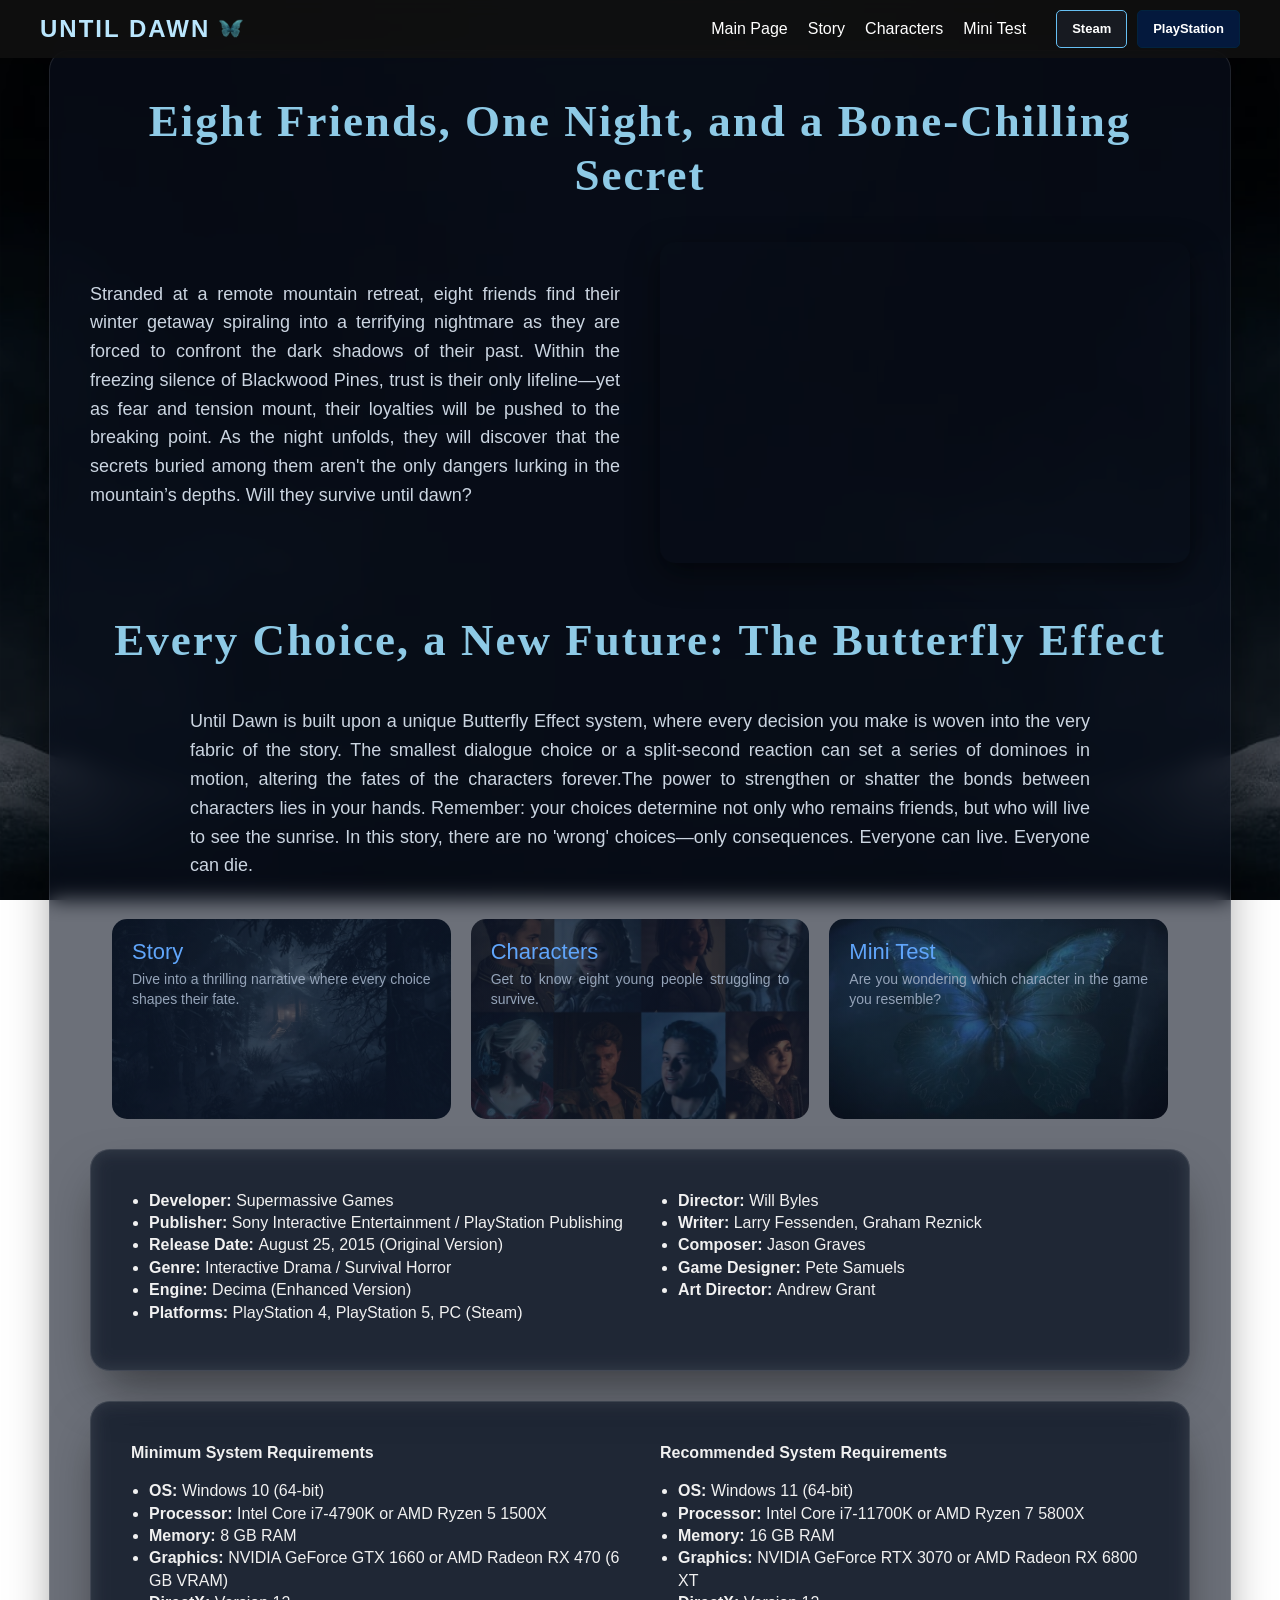
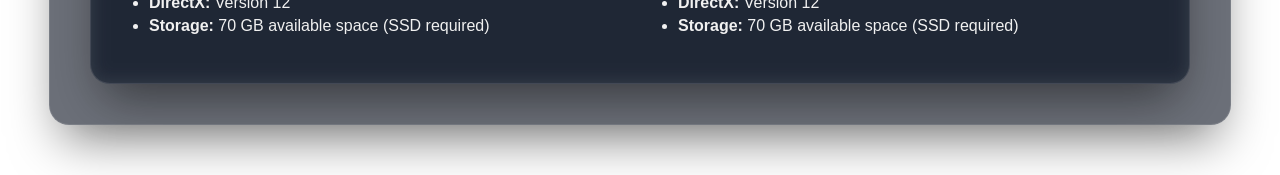
<file: index.html>
<!DOCTYPE html>
<html>
<head>
    <meta charset="UTF-8">
    <meta name="description" content="Explore the dark world of Blackwood Pines: A comprehensive guide to characters, lore, and an interactive personality quiz to discover which protagonist matches your choices.">
    <meta name="keywords" content="Until Dawn, horror game, character analysis, personality quiz, interactive story, fan project, web development">
    <meta name="viewport" content="width=device-width, initial-scale=1.0">
    <link href="https://cdn.jsdelivr.net/npm/bootstrap@5.3.3/dist/css/bootstrap.min.css" rel="stylesheet">
    <link rel="stylesheet" type="text/css" href="proje.css?v=5">
    <title>Until Dawn🦋</title>
</head>
<body>
     <header class="navbar" id="main-nav">
        <div class="logo">UNTIL DAWN <img src="images/butterfly.png" alt="Butterfly" class="butterfly-icon"></div>
        <div class="nav-container">
            <nav>
                <ul>
                    <li><a href="index.html">Main Page</a></li>
                    <li><a href="story.html">Story</a></li>
                    <li><a href="characters.html">Characters</a></li>
                    <li><a href="minitest.html">Mini Test</a></li>
                </ul>
            </nav>
            
            <div class="store-buttons">
                <a href="https://store.steampowered.com/app/2172010/Until_Dawn/" target="_blank" class="btn steam">Steam</a>
                <a href="https://www.playstation.com/en-tr/games/until-dawn/" target="_blank" class="btn ps">PlayStation</a>
            </div>
        </div>
    </header>

    <div class="overlay"></div> 
    <div class="anabolum">
        <header class="ust-kisim">
            <h1 class="baslik">Eight Friends, One Night, and a Bone-Chilling Secret</h1>
            <div class="icerik">
                <div class="yazi">
                    <p>Stranded at a remote mountain retreat, eight friends find their winter getaway spiraling into a terrifying nightmare as they are forced to confront the dark shadows of their past. Within the freezing silence of Blackwood Pines, trust is their only lifeline—yet as fear and tension mount, their loyalties will be pushed to the breaking point. As the night unfolds, they will discover that the secrets buried among them aren't the only dangers lurking in the mountain’s depths. Will they survive until dawn?</p>
                </div>
                <div class="video" style="position: relative; z-index: 9999;">
              <iframe width="560" height="315" src="https://www.youtube.com/embed/NdWelbl9B9w?si=RK4Y2xoYTSqn9vkt" title="YouTube video player" frameborder="0" allow="accelerometer; autoplay; clipboard-write; encrypted-media; gyroscope; picture-in-picture; web-share" referrerpolicy="strict-origin-when-cross-origin" allowfullscreen></iframe>
               
                </div>
            </div>
        </header>

        <header>
            <h1 class="baslik">Every Choice, a New Future: The Butterfly Effect</h1>
            <div class="hikaye">
                <p>Until Dawn is built upon a unique Butterfly Effect system, where every decision you make is woven into the very fabric of the story. The smallest dialogue choice or a split-second reaction can set a series of dominoes in motion, altering the fates of the characters forever.The power to strengthen or shatter the bonds between characters lies in your hands. Remember: your choices determine not only who remains friends, but who will live to see the sunrise. In this story, there are no 'wrong' choices—only consequences. Everyone can live. Everyone can die.</p>
            </div>
        </header>
<br>

        <div class="container kart-konteynir">
  <div class="row g-3">
    
    <div class="col-12 col-md-4">
      <a href="story.html" class="kart kart-hikaye d-block">
        <div class="kart-icerik">
          <h3>Story</h3>
          <p>Dive into a thrilling narrative where every choice shapes their fate.</p>
        </div>
      </a>
    </div>

    <div class="col-12 col-md-4">
      <a href="characters.html" class="kart kart-karakterler d-block">
        <div class="kart-icerik">
          <h3>Characters</h3>
          <p>Get to know eight young people struggling to survive.</p>
        </div>
      </a>
    </div>

    <div class="col-12 col-md-4">
      <a href="minitest.html" class="kart kart-mini-test d-block">
        <div class="kart-icerik">
          <h3>Mini Test</h3>
          <p>Are you wondering which character in the game you resemble?</p>
        </div>
      </a>
    </div>

  </div>
</div>
        <div class="container altanabolum">
            <div class="altanasolbolum">
            <header>
                <ul >
                   <li><b>Developer: </b>Supermassive Games</li> 
                   <li><b>Publisher: </b>Sony Interactive Entertainment / PlayStation Publishing</li>
                   <li><b>Release Date: </b>August 25, 2015 (Original Version)</li>
                   <li><b>Genre: </b>Interactive Drama / Survival Horror</li>
                   <li><b>Engine: </b>Decima (Enhanced Version)</li>
                   <li><b>Platforms: </b>PlayStation 4, PlayStation 5, PC (Steam)</li>
                </ul>
            </header>
            </div>
            <div class="altanasagbolum">
                <header>
                    <ul>
                        <li><b>Director: </b> Will Byles</li>
                        <li><b>Writer: </b>Larry Fessenden, Graham Reznick</li>
                        <li><b>Composer: </b>Jason Graves</li>
                        <li><b>Game Designer: </b>Pete Samuels</li>
                        <li><b>Art Director: </b>Andrew Grant</li>
                    </ul>
                </header>
            </div>
        </div>
        <div class="container altanabolum">
            <div class="altanasolbolum">
            <header>
                <p><strong>Minimum System Requirements</strong></p>
                <ul>
                    <li><b>OS: </b>Windows 10 (64-bit)</li>
                    <li><b>Processor: </b>Intel Core i7-4790K or AMD Ryzen 5 1500X</li>
                    <li><b>Memory: </b>8 GB RAM</li>
                    <li><b>Graphics: </b>NVIDIA GeForce GTX 1660 or AMD Radeon RX 470 (6 GB VRAM)</li>
                    <li><b>DirectX: </b>Version 12</li>
                    <li><b>Storage: </b>70 GB available space (SSD required)</li>
                </ul>
                </header>
                </div>
                 <div class="altanasagbolum">
                <header>
                    <p><strong>Recommended System Requirements</strong></p>
                    <ul>
                    <li><b>OS: </b>Windows 11 (64-bit)</li>
                    <li><b>Processor: </b>Intel Core i7-11700K or AMD Ryzen 7 5800X</li>
                    <li><b>Memory: </b>16 GB RAM</li>
                    <li><b>Graphics: </b>NVIDIA GeForce RTX 3070 or AMD Radeon RX 6800 XT</li>
                    <li><b>DirectX: </b>Version 12</li>
                    <li><b>Storage: </b>70 GB available space (SSD required)</li>
                </ul>
                </header>
                </div>
                </div>
    </div>
</body>
</html>
</file>
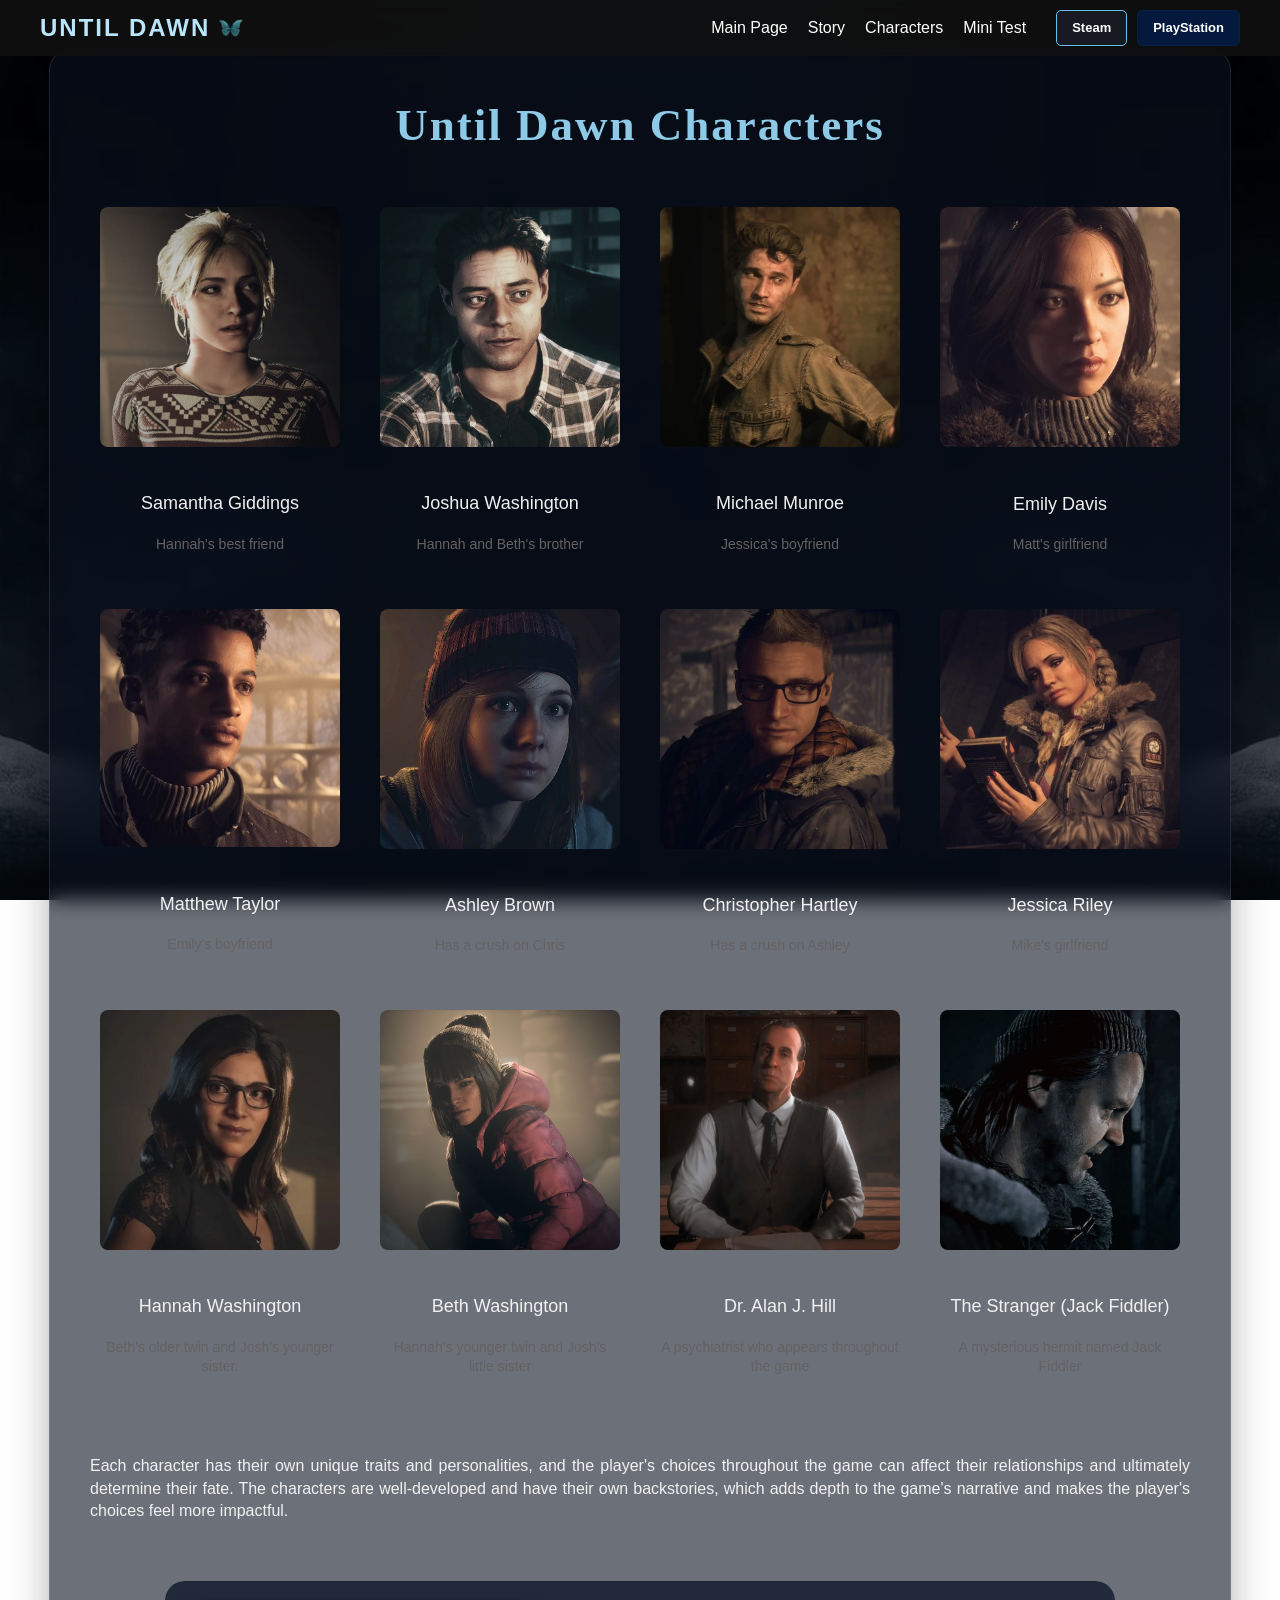
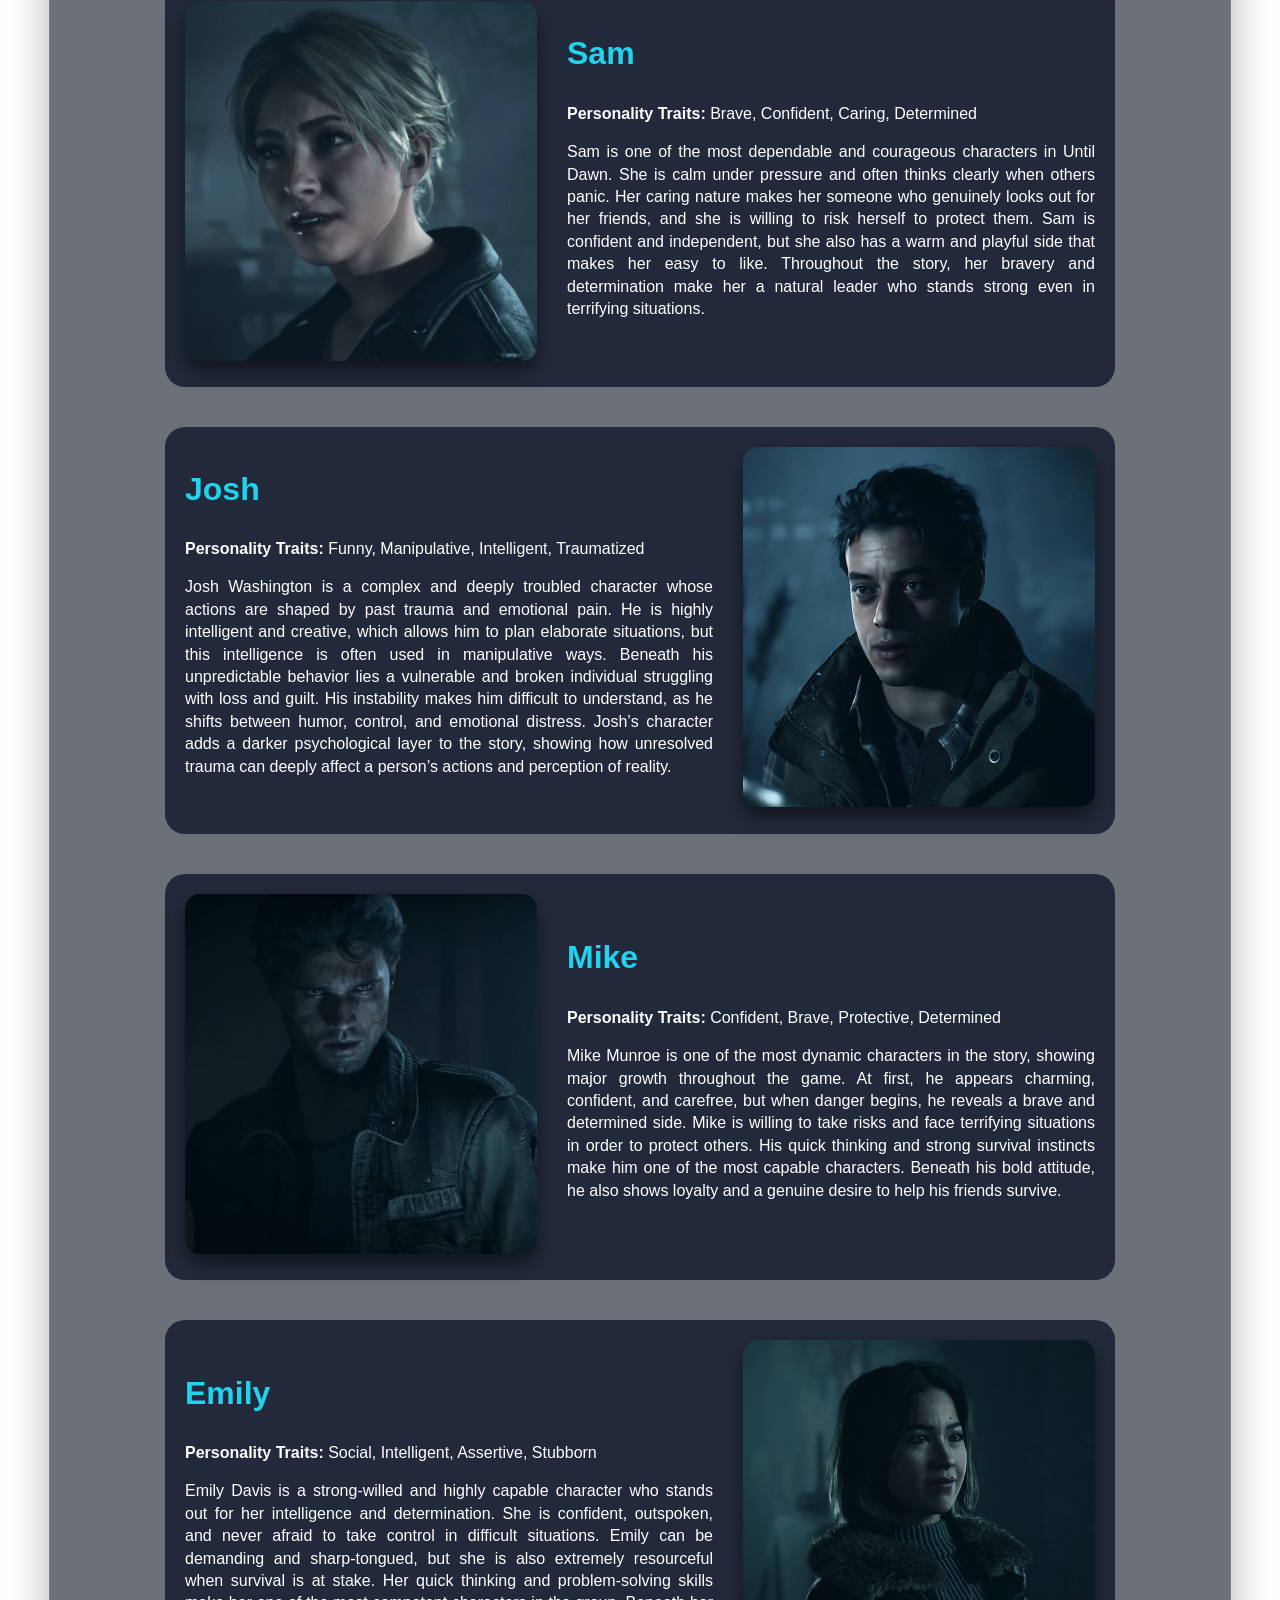
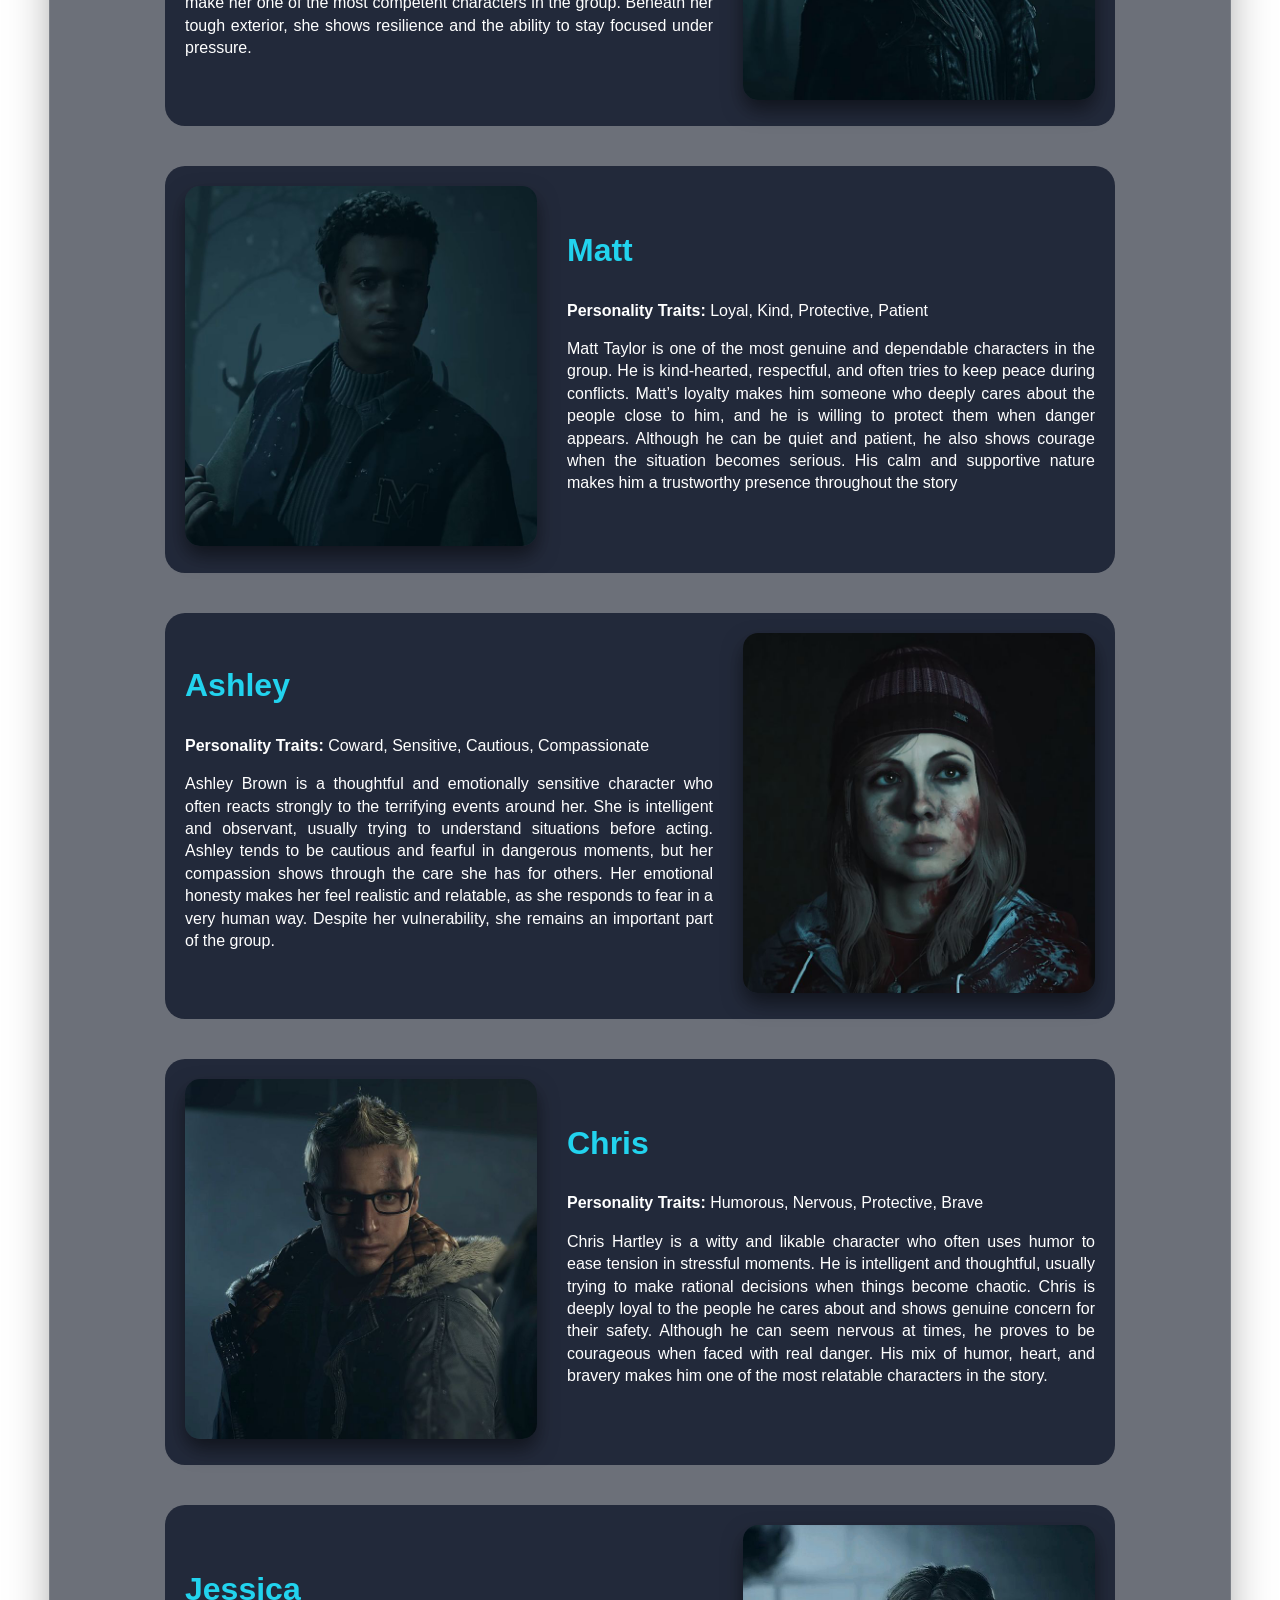
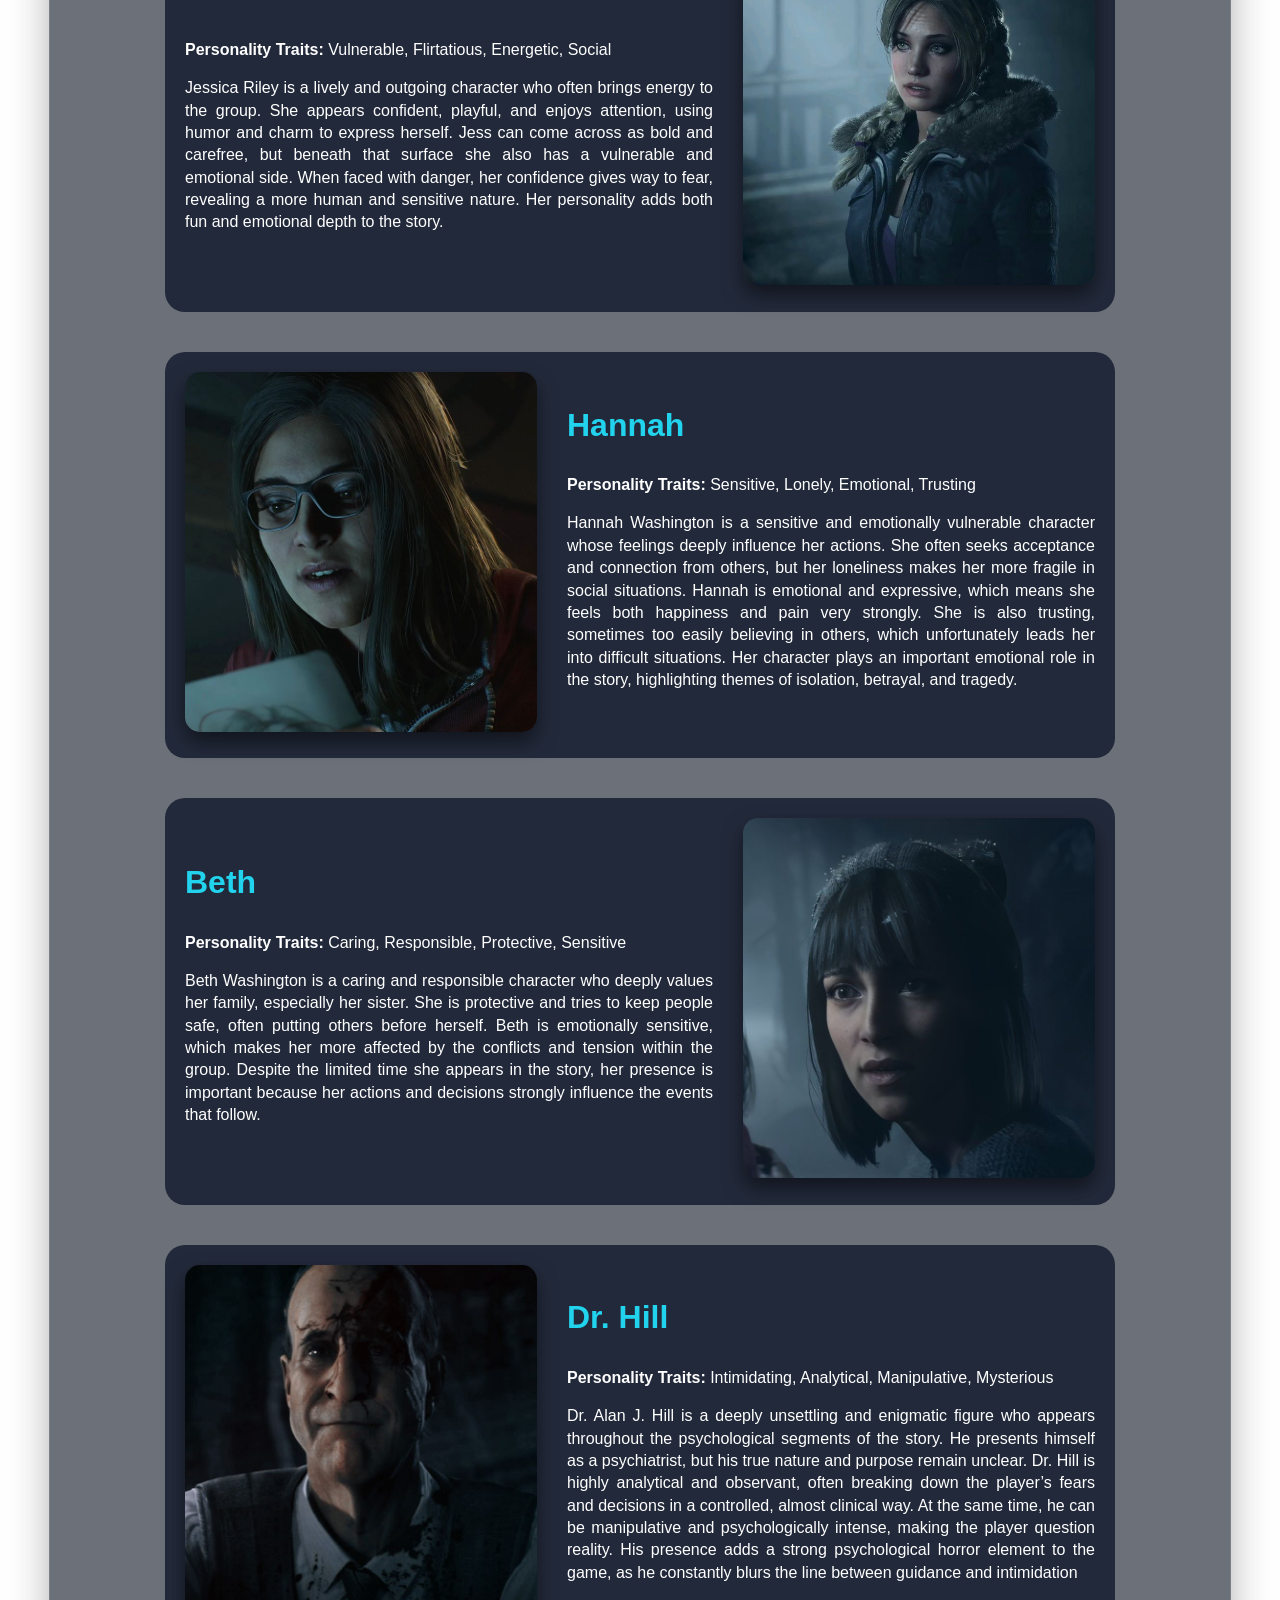
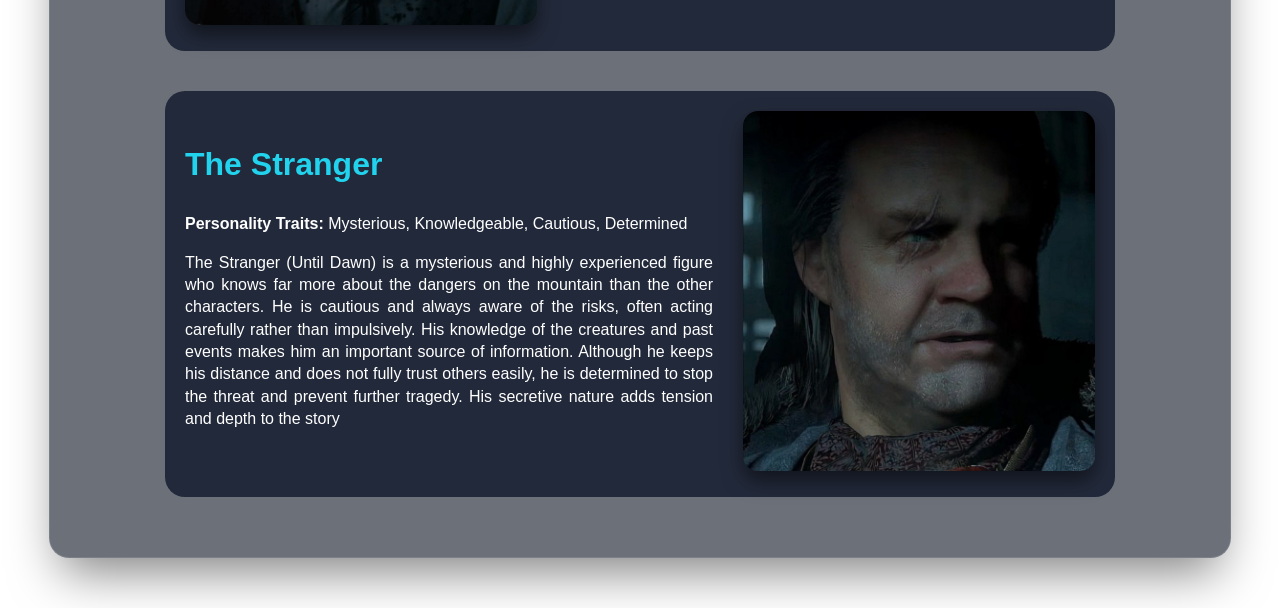
<file: characters.html>
<!DOCTYPE html>
<html>
    <head>
        <meta charset="UTF-8">
        <meta name="description" content="Explore the dark world of Blackwood Pines: A comprehensive guide to characters, lore, and an interactive personality quiz to discover which protagonist matches your choices.">
        <meta name="keywords" content="Until Dawn, horror game, character analysis, personality quiz, interactive story, fan project, web development">
        <meta name="viewport" content="width=device-width, initial-scale=1.0">
        <link rel="stylesheet" type="text/css" href="proje.css?v=5">
        <title>Until Dawn - Characters</title>
    </head>
    <body>
        <header class="navbar" id="main-nav">
        <div class="logo">UNTIL DAWN <img src="images/butterfly.png" alt="Butterfly" class="butterfly-icon"></div>
        <div class="nav-container">
            <nav>
                <ul>
                    <li><a href="index.html">Main Page</a></li>
                    <li><a href="story.html">Story</a></li>
                    <li><a href="characters.html">Characters</a></li>
                    <li><a href="minitest.html">Mini Test</a></li>
                </ul>
            </nav>
            
            <div class="store-buttons">
                <a href="https://store.steampowered.com/app/2172010/Until_Dawn/" target="_blank" class="btn steam">Steam</a>
                <a href="https://www.playstation.com/en-tr/games/until-dawn/" target="_blank" class="btn ps">PlayStation</a>
            </div>
        </div>
    </header>

        <div class="overlay"></div> 
        <div class="anabolum">
           <header>
                <h1 class="baslik">Until Dawn Characters</h1>
                <ul class="karakter-grid">
                    <li><a href="#sam">
                        <img src="images/sam.jpeg" alt="Sam" class="karakter-icon" width="150px">
                    </a><p style="font-size:18px; text-align: center;">Samantha Giddings</p><p style="font-size: 14px; color: #646262; text-align: center;">Hannah's best friend</p></li>
                    <li><a href="#josh">
                        <img src="images/josh.jpg" alt="Josh" class="karakter-icon" width="150px">
                    </a><p style="font-size:18px; text-align: center;">Joshua Washington</p><p style="font-size: 14px; color: #646262; text-align: center;">Hannah and Beth's brother</p></li>
                    <li><a href="#mike">
                        <img src="images/mike.jpeg" alt="Mike" class="karakter-icon" width="150px">
                    </a><p style="font-size:18px; text-align: center;">Michael Munroe</p><p style="font-size: 14px; color: #646262; text-align: center;">Jessica's boyfriend</p></li>
                    <li><a href="#emily">
                        <img src="images/emily.jpeg" alt="Emily" class="karakter-icon" width="150px">
                    </a><p style="font-size:18px; text-align: center;">Emily Davis</p><p style="font-size: 14px; color: #646262; text-align: center;">Matt's girlfriend</p></li>
                    <li><a href="#matt">
                        <img src="images/matt.jpeg" alt="Matt" class="karakter-icon" width="150px">
                    </a><p style="font-size:18px; text-align: center;">Matthew Taylor</p><p style="font-size: 14px; color: #646262; text-align: center;">Emily's boyfriend</p></li>
                    <li><a href="#ashley">
                        <img src="images/ashley.jpeg" alt="Ashley" class="karakter-icon" width="150px">
                    </a><p style="font-size:18px; text-align: center;">Ashley Brown</p><p style="font-size: 14px; color: #646262; text-align: center;">Has a crush on Chris</p></li>
                    <li><a href="#chris">
                        <img src="images/chris.jpeg" alt="Chris" class="karakter-icon" width="150px">
                    </a><p style="font-size:18px; text-align: center;">Christopher Hartley</p><p style="font-size: 14px; color: #646262; text-align: center;">Has a crush on Ashley</p></li>
                    <li><a href="#jessica">
                        <img src="images/jessica.jpeg" alt="Jessica" class="karakter-icon" width="150px">
                    </a><p style="font-size:18px; text-align: center;">Jessica Riley</p><p style="font-size: 14px; color: #646262; text-align: center;">Mike's girlfriend</p></li>
                    <li><a href="#hannah">
                        <img src="images/hannah.jpeg" alt="Hannah" class="karakter-icon" width="150px">
                    </a><p style="font-size:18px; text-align: center;">Hannah Washington</p><p style="font-size: 14px; color: #646262; text-align: center;">Beth's older twin and Josh’s younger sister.</p></li>
                    <li><a href="#betty">
                        <img src="images/betty.jpeg" alt="Betty" class="karakter-icon" width="150px">
                    </a><p style="font-size:18px; text-align: center;">Beth Washington</p><p style="font-size: 14px; color: #646262; text-align: center;">Hannah’s younger twin and Josh’s little sister</p></li>
                    <li><a href="#dr. hill">
                        <img src="images/Dr. Hill.jpeg" alt="Dr. Hill" class="karakter-icon" width="150px">
                    </a><p style="font-size:18px; text-align: center;">Dr. Alan J. Hill</p><p style="font-size: 14px; color: #646262; text-align: center;">A psychiatrist who appears throughout the game</p></li>
                    <li><a href="#stranger">
                        <img src="images/The Stranger.jpeg" alt="The Stranger" class="karakter-icon" width="150px">
                    </a><p style="font-size:18px; text-align: center;">The Stranger (Jack Fiddler)</p><p style="font-size: 14px; color: #646262; text-align: center;">A mysterious hermit named Jack Fiddler</p></li>
                </ul>

                <br>
                <p>Each character has their own unique traits and personalities, and the player's choices throughout the game can affect their relationships and ultimately determine their fate. The characters are well-developed and have their own backstories, which adds depth to the game's narrative and makes the player's choices feel more impactful.</p>
                <br>
            </header>

            <div class="karakter-listesi">
                <div class="karakter-karti" id="sam">
                    <div class="karakter-resim-alani">
                        <img src="images/samantha.jpg" alt="Sam">
                    </div>
                    <div class="karakter-bilgi-alani">
                        <h2>Sam</h2>
                        <p><strong>Personality Traits:</strong> Brave, Confident, Caring, Determined </p>
                        <p>Sam is one of the most dependable and courageous characters in Until Dawn. She is calm under pressure and often thinks clearly when others panic. Her caring nature makes her someone who genuinely looks out for her friends, and she is willing to risk herself to protect them. Sam is confident and independent, but she also has a warm and playful side that makes her easy to like. Throughout the story, her bravery and determination make her a natural leader who stands strong even in terrifying situations.</p>
                    </div>
                </div>

                <div class="karakter-karti" id="josh">
                    <div class="karakter-resim-alani">
                        <img src="images/josh washington.jpg" alt="Josh">
                    </div>
                    <div class="karakter-bilgi-alani">
                        <h2>Josh</h2>
                        <p><strong>Personality Traits:</strong> Funny, Manipulative, Intelligent, Traumatized</p>
                        <p>Josh Washington is a complex and deeply troubled character whose actions are shaped by past trauma and emotional pain. He is highly intelligent and creative, which allows him to plan elaborate situations, but this intelligence is often used in manipulative ways. Beneath his unpredictable behavior lies a vulnerable and broken individual struggling with loss and guilt. His instability makes him difficult to understand, as he shifts between humor, control, and emotional distress. Josh’s character adds a darker psychological layer to the story, showing how unresolved trauma can deeply affect a person’s actions and perception of reality.</p>
                    </div>
                </div>

                <div class="karakter-karti" id="mike">
                    <div class="karakter-resim-alani">
                        <img src="images/Mike Munroe.jpg" alt="Mike">
                    </div>
                    <div class="karakter-bilgi-alani">
                        <h2>Mike</h2>
                        <p><strong>Personality Traits:</strong> Confident, Brave, Protective, Determined</p>
                        <p>Mike Munroe is one of the most dynamic characters in the story, showing major growth throughout the game. At first, he appears charming, confident, and carefree, but when danger begins, he reveals a brave and determined side. Mike is willing to take risks and face terrifying situations in order to protect others. His quick thinking and strong survival instincts make him one of the most capable characters. Beneath his bold attitude, he also shows loyalty and a genuine desire to help his friends survive.</p>
                    </div>
                </div>

                <div class="karakter-karti" id="emily">
                    <div class="karakter-resim-alani">
                        <img src="images/emily davis.jpg" alt="Emily">
                    </div>
                    <div class="karakter-bilgi-alani">
                        <h2>Emily</h2>
                        <p><strong>Personality Traits:</strong> Social, Intelligent, Assertive, Stubborn</p>
                        <p> Emily Davis is a strong-willed and highly capable character who stands out for her intelligence and determination. She is confident, outspoken, and never afraid to take control in difficult situations. Emily can be demanding and sharp-tongued, but she is also extremely resourceful when survival is at stake. Her quick thinking and problem-solving skills make her one of the most competent characters in the group. Beneath her tough exterior, she shows resilience and the ability to stay focused under pressure.</p>
                    </div>
                </div>    

                <div class="karakter-karti" id="matt">
                    <div class="karakter-resim-alani">
                        <img src="images/matt taylor.jpg" alt="Matt">
                    </div>
                    <div class="karakter-bilgi-alani">
                        <h2>Matt</h2>
                        <p><strong>Personality Traits:</strong> Loyal, Kind, Protective, Patient</p>
                        <p>Matt Taylor is one of the most genuine and dependable characters in the group. He is kind-hearted, respectful, and often tries to keep peace during conflicts. Matt’s loyalty makes him someone who deeply cares about the people close to him, and he is willing to protect them when danger appears. Although he can be quiet and patient, he also shows courage when the situation becomes serious. His calm and supportive nature makes him a trustworthy presence throughout the story</p>
                    </div>
                </div>
                
                <div class="karakter-karti" id="ashley">
                    <div class="karakter-resim-alani">
                        <img src="images/Ashley brown.jpg" alt="Ashley">
                    </div>
                    <div class="karakter-bilgi-alani">
                        <h2>Ashley</h2>
                        <p><strong>Personality Traits:</strong> Coward, Sensitive, Cautious, Compassionate </p>
                        <p>Ashley Brown is a thoughtful and emotionally sensitive character who often reacts strongly to the terrifying events around her. She is intelligent and observant, usually trying to understand situations before acting. Ashley tends to be cautious and fearful in dangerous moments, but her compassion shows through the care she has for others. Her emotional honesty makes her feel realistic and relatable, as she responds to fear in a very human way. Despite her vulnerability, she remains an important part of the group.</p>
                    </div>
                </div>

                <div class="karakter-karti" id="chris">
                    <div class="karakter-resim-alani">
                        <img src="images/chris hartley.jpg" alt="Chris">
                    </div>
                    <div class="karakter-bilgi-alani">
                        <h2>Chris</h2>
                        <p><strong>Personality Traits:</strong> Humorous, Nervous, Protective, Brave </p>
                        <p> Chris Hartley is a witty and likable character who often uses humor to ease tension in stressful moments. He is intelligent and thoughtful, usually trying to make rational decisions when things become chaotic. Chris is deeply loyal to the people he cares about and shows genuine concern for their safety. Although he can seem nervous at times, he proves to be courageous when faced with real danger. His mix of humor, heart, and bravery makes him one of the most relatable characters in the story.</p>
                    </div>
                </div>
                
                <div class="karakter-karti" id="jessica">
                    <div class="karakter-resim-alani">
                        <img src="images/Jessica Riley.jpg" alt="Jessica">
                    </div>
                    <div class="karakter-bilgi-alani">
                        <h2>Jessica</h2>
                        <p><strong>Personality Traits:</strong> Vulnerable, Flirtatious, Energetic, Social</p>
                        <p>Jessica Riley is a lively and outgoing character who often brings energy to the group. She appears confident, playful, and enjoys attention, using humor and charm to express herself. Jess can come across as bold and carefree, but beneath that surface she also has a vulnerable and emotional side. When faced with danger, her confidence gives way to fear, revealing a more human and sensitive nature. Her personality adds both fun and emotional depth to the story.</p>
                    </div>
                </div>
                <div class="karakter-karti" id="hannah">
                    <div class="karakter-resim-alani">
                        <img src="images/hannah washington.jpg" alt="Hannah">
                    </div>
                    <div class="karakter-bilgi-alani">
                        <h2>Hannah</h2>
                        <p><strong>Personality Traits:</strong> Sensitive, Lonely, Emotional, Trusting</p>
                        <p>Hannah Washington is a sensitive and emotionally vulnerable character whose feelings deeply influence her actions. She often seeks acceptance and connection from others, but her loneliness makes her more fragile in social situations. Hannah is emotional and expressive, which means she feels both happiness and pain very strongly. She is also trusting, sometimes too easily believing in others, which unfortunately leads her into difficult situations. Her character plays an important emotional role in the story, highlighting themes of isolation, betrayal, and tragedy.</p>
                    </div>
                </div>
                <div class="karakter-karti" id="betty">
                    <div class="karakter-resim-alani">
                        <img src="images/Beth Washington.jpg" alt="Beth">
                    </div>
                    <div class="karakter-bilgi-alani">
                        <h2>Beth</h2>
                        <p><strong>Personality Traits:</strong> Caring, Responsible, Protective, Sensitive</p>
                        <p>Beth Washington is a caring and responsible character who deeply values her family, especially her sister. She is protective and tries to keep people safe, often putting others before herself. Beth is emotionally sensitive, which makes her more affected by the conflicts and tension within the group. Despite the limited time she appears in the story, her presence is important because her actions and decisions strongly influence the events that follow.</p>
                    </div>
                </div>
                <div class="karakter-karti" id="dr. hill">
                    <div class="karakter-resim-alani">
                        <img src="images/dr hill.jpg" alt="Dr. Hill">
                    </div>
                    <div class="karakter-bilgi-alani">
                        <h2>Dr. Hill</h2>
                        <p><strong>Personality Traits:</strong> Intimidating, Analytical, Manipulative, Mysterious</p>
                        <p>Dr. Alan J. Hill is a deeply unsettling and enigmatic figure who appears throughout the psychological segments of the story. He presents himself as a psychiatrist, but his true nature and purpose remain unclear. Dr. Hill is highly analytical and observant, often breaking down the player’s fears and decisions in a controlled, almost clinical way. At the same time, he can be manipulative and psychologically intense, making the player question reality. His presence adds a strong psychological horror element to the game, as he constantly blurs the line between guidance and intimidation</p>
                    </div>
                </div>
                <div class="karakter-karti" id="stranger">
                    <div class="karakter-resim-alani">
                        <img src="images/stranger.jpg" alt="The Stranger">
                    </div>
                    <div class="karakter-bilgi-alani">
                        <h2>The Stranger</h2>
                        <p><strong>Personality Traits:</strong> Mysterious, Knowledgeable, Cautious, Determined</p>
                        <p> The Stranger (Until Dawn) is a mysterious and highly experienced figure who knows far more about the dangers on the mountain than the other characters. He is cautious and always aware of the risks, often acting carefully rather than impulsively. His knowledge of the creatures and past events makes him an important source of information. Although he keeps his distance and does not fully trust others easily, he is determined to stop the threat and prevent further tragedy. His secretive nature adds tension and depth to the story</p>
                    </div>
                </div>

            </div>
        </div>
    </body>
</html>
</file>
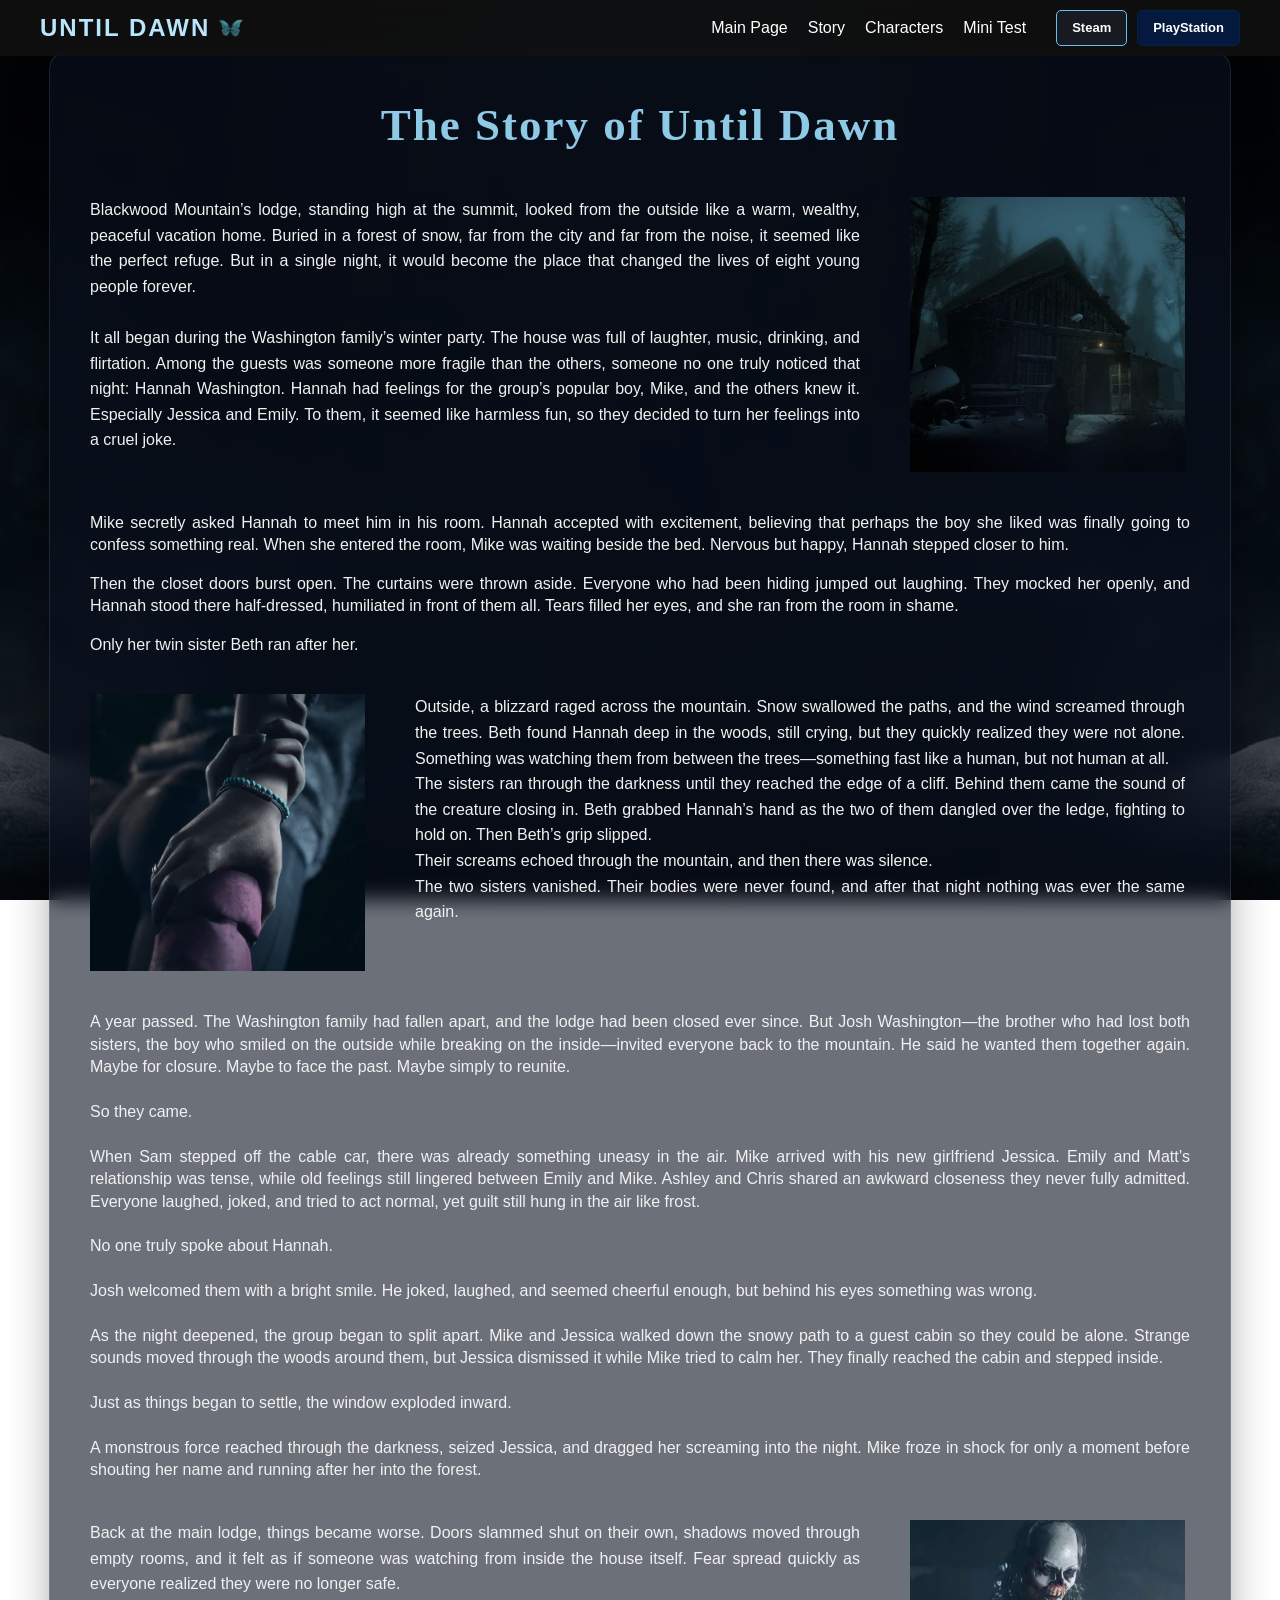
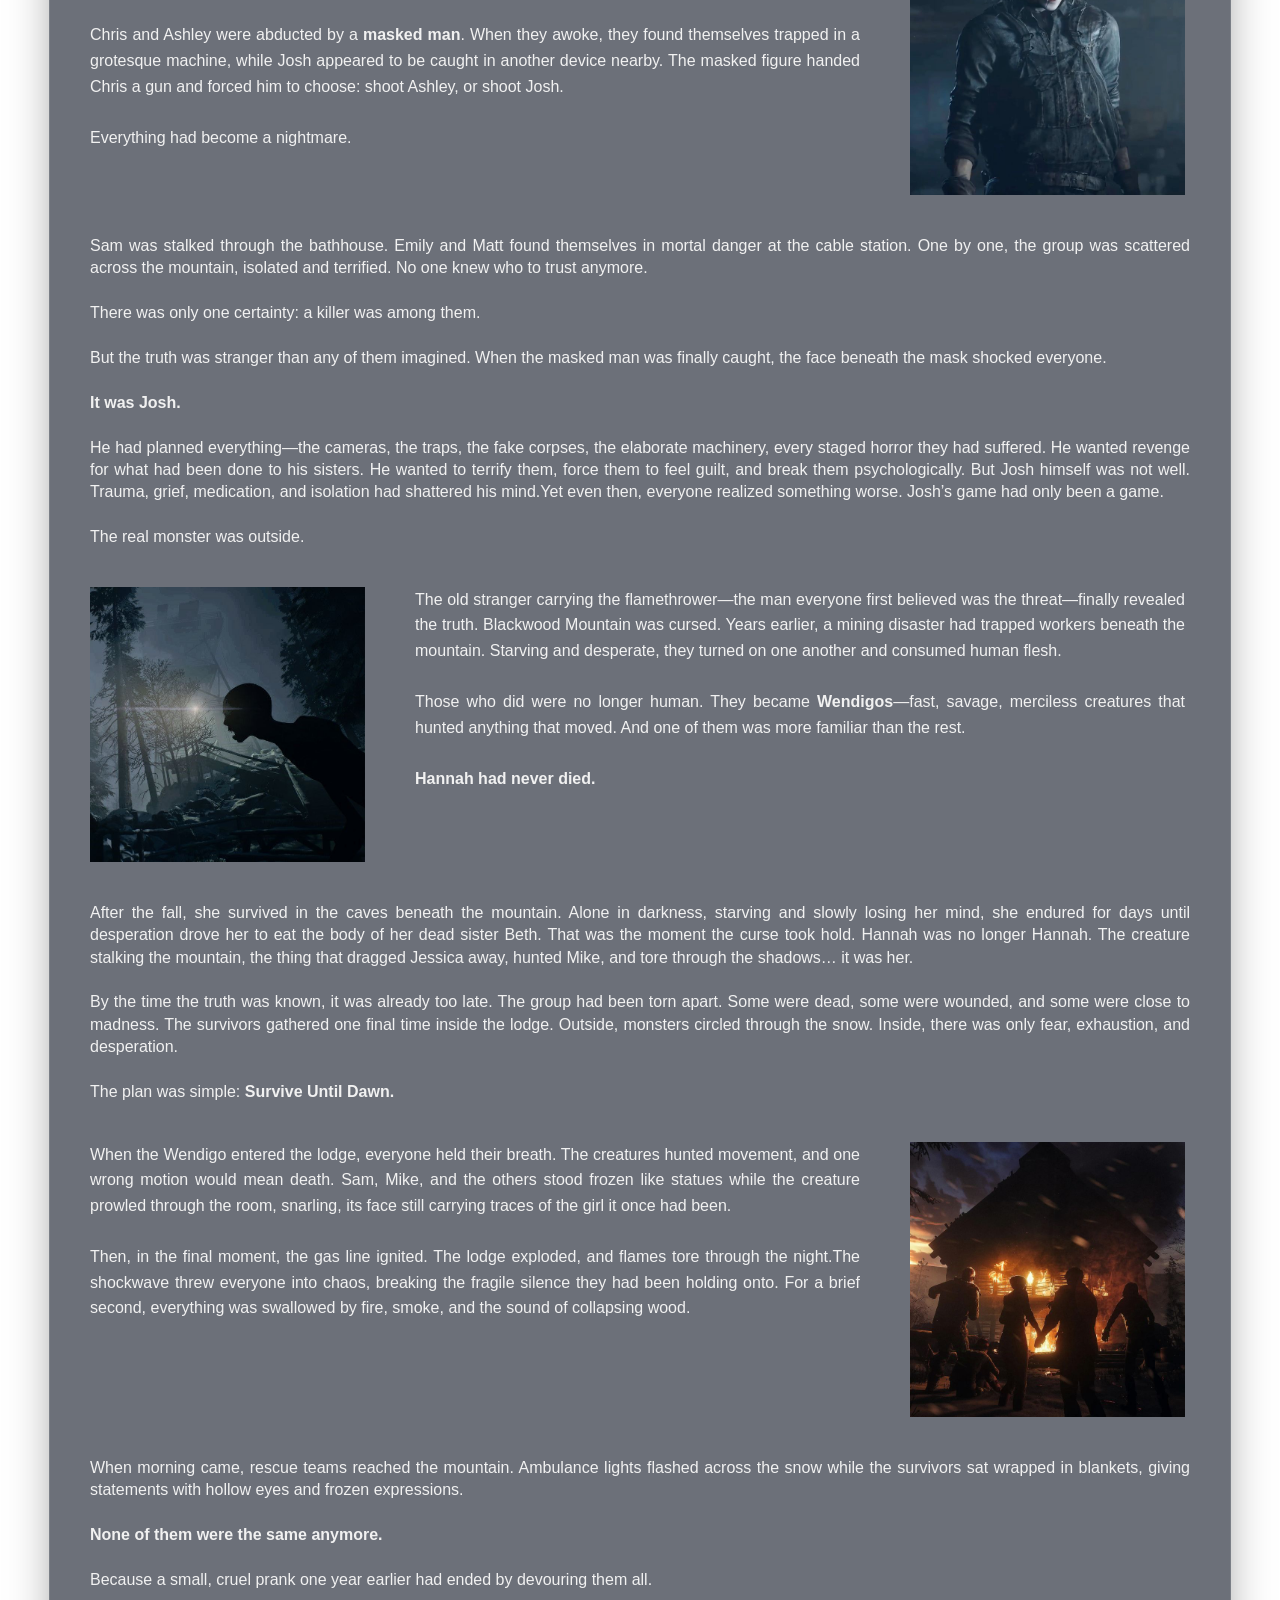
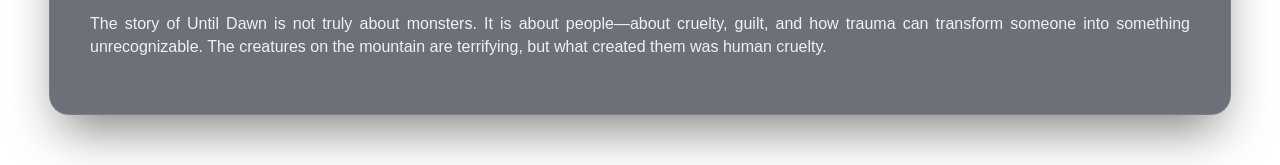
<file: story.html>
<!DOCTYPE html>
<html>
    <head>
        <meta charset="UTF-8">
        <meta name="description" content="Explore the dark world of Blackwood Pines: A comprehensive guide to characters, lore, and an interactive personality quiz to discover which protagonist matches your choices.">
        <meta name="keywords" content="Until Dawn, horror game, character analysis, personality quiz, interactive story, fan project, web development">
        <meta name="viewport" content="width=device-width, initial-scale=1.0">
        <link rel="stylesheet" type="text/css" href="proje.css?v=5">
        <title>Until Dawn - Story</title>
    </head>
    <body>
        <header class="navbar" id="main-nav">
        <div class="logo">UNTIL DAWN <img src="images/butterfly.png" alt="Butterfly" class="butterfly-icon"></div>
        <div class="nav-container">
            <nav>
                <ul>
                    <li><a href="index.html">Main Page</a></li>
                    <li><a href="story.html">Story</a></li>
                    <li><a href="characters.html">Characters</a></li>
                    <li><a href="minitest.html">Mini Test</a></li>
                </ul>
            </nav>
            
            <div class="store-buttons">
                <a href="https://store.steampowered.com/app/2172010/Until_Dawn/" target="_blank" class="btn steam">Steam</a>
                <a href="https://www.playstation.com/en-tr/games/until-dawn/" target="_blank" class="btn ps">PlayStation</a>
            </div>
        </div>
    </header>
    
    <div class="overlay"></div> 
    <div class="anabolum">
        <h1 class="baslik">The Story of Until Dawn</h1>
        <div class="story right">
            <p>Blackwood Mountain’s lodge, standing high at the summit, looked from the outside like a warm, wealthy, peaceful vacation home. Buried in a forest of snow, far from the city and far from the noise, it seemed like the perfect refuge. But in a single night, it would become the place that changed the lives of eight young people forever. 
                <br><br>
                It all began during the Washington family’s winter party. The house was full of laughter, music, drinking, and flirtation. Among the guests was someone more fragile than the others, someone no one truly noticed that night: Hannah Washington. Hannah had feelings for the group’s popular boy, Mike, and the others knew it. Especially Jessica and Emily. To them, it seemed like harmless fun, so they decided to turn her feelings into a cruel joke.</p>
                <img src="images/klübe.jpg" alt="klübe">
            </div>
            <p>Mike secretly asked Hannah to meet him in his room. Hannah accepted with excitement, believing that perhaps the boy she liked was finally going to confess something real. When she entered the room, Mike was waiting beside the bed. Nervous but happy, Hannah stepped closer to him.</p>
            <p>
                    Then the closet doors burst open. The curtains were thrown aside. Everyone who had been hiding jumped out laughing. They mocked her openly, and Hannah stood there half-dressed, humiliated in front of them all. Tears filled her eyes, and she ran from the room in shame.
            </p>
            <p>Only her twin sister Beth ran after her.</p><br>
                
        <div class="story left">
            <img src="images/uçurum sahnesi.jpg" alt="uçurum sahnesi">
                <p>
                    Outside, a blizzard raged across the mountain. Snow swallowed the paths, and the wind screamed through the trees. Beth found Hannah deep in the woods, still crying, but they quickly realized they were not alone. Something was watching them from between the trees—something fast like a human, but not human at all.

<br>The sisters ran through the darkness until they reached the edge of a cliff. Behind them came the sound of the creature closing in. Beth grabbed Hannah’s hand as the two of them dangled over the ledge, fighting to hold on. Then Beth’s grip slipped.
               
<br>Their screams echoed through the mountain, and then there was silence.
<br>The two sisters vanished. Their bodies were never found, and after that night nothing was ever the same again.
</p>
                
               </div>

               <p>
                A year passed. The Washington family had fallen apart, and the lodge had been closed ever since. But Josh Washington—the brother who had lost both sisters, the boy who smiled on the outside while breaking on the inside—invited everyone back to the mountain. He said he wanted them together again. Maybe for closure. Maybe to face the past. Maybe simply to reunite.
            <br><br> So they came.
            <br><br>  When Sam stepped off the cable car, there was already something uneasy in the air. Mike arrived with his new girlfriend Jessica. Emily and Matt’s relationship was tense, while old feelings still lingered between Emily and Mike. Ashley and Chris shared an awkward closeness they never fully admitted. Everyone laughed, joked, and tried to act normal, yet guilt still hung in the air like frost.
            <br><br>No one truly spoke about Hannah.
            <br><br>Josh welcomed them with a bright smile. He joked, laughed, and seemed cheerful enough, but behind his eyes something was wrong.
            <br><br>As the night deepened, the group began to split apart. Mike and Jessica walked down the snowy path to a guest cabin so they could be alone. Strange sounds moved through the woods around them, but Jessica dismissed it while Mike tried to calm her. They finally reached the cabin and stepped inside.
            <br><br>Just as things began to settle, the window exploded inward.
            <br><br>A monstrous force reached through the darkness, seized Jessica, and dragged her screaming into the night. Mike froze in shock for only a moment before shouting her name and running after her into the forest.
        </p>
        <br>
        <div class="story right">
            <p>
                Back at the main lodge, things became worse. Doors slammed shut on their own, shadows moved through empty rooms, and it felt as if someone was watching from inside the house itself. Fear spread quickly as everyone realized they were no longer safe.

<br><br>Chris and Ashley were abducted by a <b>masked man</b>. When they awoke, they found themselves trapped in a grotesque machine, while Josh appeared to be caught in another device nearby. The masked figure handed Chris a gun and forced him to choose: shoot Ashley, or shoot Josh.
<br><br>Everything had become a nightmare.            
</p>
            <img src="images/psycho.jpg" alt="masked man">
        </div>
        <p>
           Sam was stalked through the bathhouse. Emily and Matt found themselves in mortal danger at the cable station. One by one, the group was scattered across the mountain, isolated and terrified. No one knew who to trust anymore. 
        <br><br>There was only one certainty: a killer was among them.
        <br><br>But the truth was stranger than any of them imagined.
        When the masked man was finally caught, the face beneath the mask shocked everyone.
        <br><br><b>It was Josh.</b>
        <br><br>He had planned everything—the cameras, the traps, the fake corpses, the elaborate machinery, every staged horror they had suffered. He wanted revenge for what had been done to his sisters. He wanted to terrify them, force them to feel guilt, and break them psychologically.

But Josh himself was not well. Trauma, grief, medication, and isolation had shattered his mind.Yet even then, everyone realized something worse.

Josh’s game had only been a game.
<br><br>The real monster was outside.
        </p>
        <br>
        <div class="story left">
            <img src="images/vendigo.jpg" alt="vendigo">
            <p>
                The old stranger carrying the flamethrower—the man everyone first believed was the threat—finally revealed the truth. Blackwood Mountain was cursed. Years earlier, a mining disaster had trapped workers beneath the mountain. Starving and desperate, they turned on one another and consumed human flesh.
            <br><br>Those who did were no longer human.
            They became <b>Wendigos</b>—fast, savage, merciless creatures that hunted anything that moved.

And one of them was more familiar than the rest.
<br><br><b>Hannah had never died.</b>
            
            </p>
        </div>

<p>
    After the fall, she survived in the caves beneath the mountain. Alone in darkness, starving and slowly losing her mind, she endured for days until desperation drove her to eat the body of her dead sister Beth. That was the moment the curse took hold.

Hannah was no longer Hannah.

The creature stalking the mountain, the thing that dragged Jessica away, hunted Mike, and tore through the shadows… it was her.
<br><br>By the time the truth was known, it was already too late. The group had been torn apart. Some were dead, some were wounded, and some were close to madness.

The survivors gathered one final time inside the lodge. Outside, monsters circled through the snow. Inside, there was only fear, exhaustion, and desperation.
<br><br>The plan was simple: <b>Survive Until Dawn.</b>
</p>
<br>
<div class="story right">
<p>
    When the Wendigo entered the lodge, everyone held their breath. The creatures hunted movement, and one wrong motion would mean death. Sam, Mike, and the others stood frozen like statues while the creature prowled through the room, snarling, its face still carrying traces of the girl it once had been.

<br><br>Then, in the final moment, the gas line ignited.

The lodge exploded, and flames tore through the night.The shockwave threw everyone into chaos, breaking the fragile silence they had been holding onto. For a brief second, everything was swallowed by fire, smoke, and the sound of collapsing wood.
</p>
<img src="images/burned house.jpg" alt="burned house">
</div>

<p>
    When morning came, rescue teams reached the mountain. Ambulance lights flashed across the snow while the survivors sat wrapped in blankets, giving statements with hollow eyes and frozen expressions.
    <br><br><b>None of them were the same anymore.</b>
    <br><br>Because a small, cruel prank one year earlier had ended by devouring them all.
    <br><br>The story of Until Dawn is not truly about monsters. It is about people—about cruelty, guilt, and how trauma can transform someone into something unrecognizable. The creatures on the mountain are terrifying, but what created them was human cruelty.
</p>
        </body>
</html>
</file>
<file: proje.css>
body {
    background-image: url("images/until dawn arka plan.jpeg");
    background-attachment: fixed;
    background-size: cover;
    background-position: center;
    background-repeat: no-repeat;
    margin: 0;
    min-height: 100vh;
    display: flex;
    justify-content: center;
    align-items: center;
    font-family: 'Segoe UI', Tahoma, Geneva, Verdana, sans-serif;
    line-height: 1.4;
}

p{
    text-align: justify;
}

h2{
    font-weight: 700;
}

.navbar {
    position: fixed;
    top: 0;
    width: 100%;
    display: flex;
    justify-content: space-between;
    align-items: center;
    padding: 10px 40px;
    background-color: rgba(18, 18, 18, 0.8); 
    backdrop-filter: blur(10px); 
    color: white;
    z-index: 1000;
    transition: all 0.4s ease;
    box-sizing: border-box;
}

.logo {
    font-size: 24px;
    font-weight: bold;
    letter-spacing: 2px;
    color: #BAE6FD; 
}

.butterfly-icon {
    width: 24px;
    height: auto;
    vertical-align: middle;
    margin-bottom: 4px; 
    transition: transform 0.3s ease;
}

.nav-container {
    display: flex;
    align-items: center;
    gap: 30px;
}

nav ul {
    list-style: none;
    display: flex;
    gap: 20px;
    margin: 0;
}

nav ul li a {
    color: white;
    text-decoration: none;
    font-weight: 500;
    transition: 0.3s;
}

nav ul li a:hover {
    color: #588aa4;
}

.store-buttons {
    display: flex;
    gap: 10px;
}

.btn {
    padding: 8px 15px;
    border-radius: 5px;
    text-decoration: none;
    color: white;
    font-size: 13px;
    font-weight: bold;
    transition: transform 0.3s ease;
}

.btn:hover {
    transform: scale(1.1);
}

.steam { background-color: #171a21; border: 1px solid #66c0f4; }
.ps { background-color: #031b46da; border: 1px solid #02233f; }

.store-buttons .steam:hover {
    background-color: #171a21 !important; 
    border-color: #66c0f4 !important;
}

.store-buttons .ps:hover {
    background-color: #031b46da !important;
    border-color: #02233f !important;
}

.overlay {
    position: fixed;
    top: 0;
    left: 0;
    width: 100%;
    height: 100%;
    background: rgba(0, 0, 0, 0.6);
    z-index: -1;
}

.anabolum {
    width: 100%;
    max-width: 1100px;
    padding: 40px;
    box-sizing: content-box; /**/
    background: rgba(10, 18, 32, 0.6); 
    backdrop-filter: blur(10px);
    border: 1px solid rgba(255, 255, 255, 0.1);
    border-radius: 20px;
    box-shadow: 0 25px 50px -12px rgba(0, 0, 0, 0.5);
    color: #f1f1f1;
    align-self: flex-start;
    margin-top: 50px; 
    margin-bottom: 50px;
}

.altanabolum {
    width: 100%;
    max-width: 1100px;
    padding: 40px;
    background: rgba(14, 24, 40, 0.5);
    backdrop-filter: blur(10px); 
    border: 1px solid rgba(255, 255, 255, 0.1);
    border-radius: 20px;
    box-shadow: 0 25px 50px -12px rgba(0, 0, 0, 0.5);
    color: #f1f1f1;
    margin-top: 30px;
    display: grid;
    grid-template-columns: 1fr 1fr; 
    gap: 0;
}

.altanabolum ul {
    padding-left: 18px;   
    margin-top: 10;
    text-align: left;
    margin-bottom: 6px;
}

.altanasagbolum{
    padding-left: 20px;
}

.ust-kisim {
    text-align: center;
    margin-bottom: 50px;
}

.icerik {
    display: flex;
    flex-direction: row;
    gap: 40px;
    align-items: center;
    justify-content: space-between;
}

.baslik {
    text-align: center;
    font-size: 45px;
    font-weight: 700;
    color: #8ecae6;
    font-family: 'Georgia', serif;
    letter-spacing: 2px;
    margin-top: 3px;
    margin-bottom: 40px;

}

.yazi {
    width: 50%;
}

.yazi p {
    font-size: 18px;
    color: #cbd5e1;
    line-height: 1.6;
}

.video {
    width: 50%;
    border-radius: 15px;
    overflow: hidden; 
    box-shadow: 0 10px 30px rgba(0, 0, 0, 0.5);
}

.video iframe {
    width: 100%;
    height: 315px;
    pointer-events: auto; 
    transform: scale(1.0);
}

.hikaye p {
    font-size: 18px;
    color: #cbd5e1;
    line-height: 1.6;
    max-width: 900px;
    margin: 0 auto;
}

.row {
    margin: 0 !important;
}

.col-md-4 {
    padding: 0 10px;
}

.kart {
    width: 100%;
    height: 200px;
    display: flex;
    align-items: flex-end;
    justify-content: flex-start;
    text-decoration: none;
    color: inherit;
    background: rgba(255, 255, 255, 0.05);
    border-radius: 15px;
    overflow: hidden;
    padding: 20px;
    transition: all 0.3s ease;
}

.kart-icerik {
    width: 100%;
}

.kart-karakterler {
    background-image: linear-gradient(rgba(15, 23, 42, 0.7),rgba(15, 23, 42, 0.7)), url('images/characters.jpeg');
    background-size: cover; 
    background-position: center; 
    background-repeat: no-repeat;
}

.kart-hikaye {
    background-image: linear-gradient(rgba(15, 23, 42, 0.65), rgba(15, 23, 42, 0.65)), url('images/story image.jpeg');
    background-size: cover;
    background-position: center; 
    background-repeat: no-repeat;
}

.kart-mini-test {
    background-image: linear-gradient(rgba(15, 23, 42, 0.6), rgba(15, 23, 42, 0.6)), url('images/Until Dawn butterfly.jpg');
    background-size: cover; 
    background-position: center; 
    background-repeat: no-repeat; 
}

.kart:hover {
    background: rgba(255, 255, 255, 0.15);
    transform: translateY(-10px);
    border-color: #3b82f6;
    box-shadow: 0 10px 20px rgba(0, 0, 0, 0.4);
}

.kart h3 {
    margin: 0 0 5px 0;
    font-size: 22px;
    color: #60a5fa;
}

.kart p {
    margin: 0;
    font-size: 14px;
    color: #94a3b8;
}

.karakter-listesi {
    max-width: 950px;
    margin: 0 auto;
    display: flex;
    flex-direction: column;
    gap: 40px;
    padding: 20px;
}

.karakter-karti {
    max-width: 950px;
    display: flex; 
    align-items: center;
    gap: 30px;
    background: rgba(15, 23, 42, 0.8);
    padding: 20px;
    border-radius: 20px;
    color: white;
    scroll-margin-top: 150px;
    scroll-behavior: smooth;
}

.karakter-karti:nth-child(even) {
    flex-direction: row-reverse; 
}

.karakter-resim-alani {
    width: 40%; 
}

.karakter-resim-alani img {
    flex-shrink: 0;
    width: 100%; 
    height:360px;
    border-radius: 15px; 
    box-shadow: 0 10px 20px rgba(0, 0, 0, 0.5); 
}

.karakter-bilgi-alani {
    width: 60%;
}

.karakter-bilgi-alani h2 {
    color: #22D3EE;
    font-size: 32px;
    margin-top: 0;
}

.karakter-grid {
    display: grid;
    grid-template-columns: repeat(4, 1fr); 
    gap: 20px;
    list-style-type: none; 
    padding: 0;
}

.karakter-grid li {
    padding: 10px;
    text-align: center;
    border-radius: 8px;
}

.karakter-grid img {
    margin-bottom: 20px;
    width: 100%;
    height: auto;
    border-radius: 8px;
}

.story{
  width:100%;
  display:flex;
  align-items:flex-start;
  gap:50px;
  margin-bottom:40px;
}

.story p{
    text-align: justify;
    width:70%;
    margin:0;
    line-height:1.6;
}

.story img{
    width:25%;
    height:auto;
    display:block;
}

.question-block {
    margin-bottom: 30px;
    padding-bottom: 20px;
    border-bottom: 1px solid #444;
}

.question-text {
    font-size: 20px;
    font-weight: 700;
    color: #cbd5e1;
    margin-bottom: 15px;
}

.answer-label {
    display: block;
    background-color: #222;
    color: white;
    padding: 12px;
    margin: 8px 0;
    border-radius: 5px;
    cursor: pointer;
    border: 1px solid transparent;
    transition: 0.2s;
}

.answer-label input[type="radio"] {
    display: none; 
}

.answer-label:has(input[type="radio"]:checked) {
    background-color: #005f5f;
    border: 1px solid rgb(150, 200, 220);
}

#character-description {
    display: flex;
    gap: 25px;
    align-items: center;
    margin-top: 15px;
}

#character-image {
    width: 250px;
    border-radius: 15px;
}

#character-info {
    flex: 1;
    text-align: left;
}

.test-icerik {
    display: flex;
    flex-direction: column;
    align-items: center;
    gap: 20px;
    text-align: center;
}
.test-icerik img {
    width: 100%;
    max-width: 600px;   
    border-radius: 10px;
}
.quiz-text{
    width: 60%;
    text-align: center;
    font-family: Arial, sans-serif;
    font-size: large;

}

@media (max-width: 992px) {

    .baslik {
        font-size: 34px;
    }

    .icerik {
        flex-direction: column;
        gap: 20px;
    }

    .yazi, .video {
        width: 100%;
    }

    .yazi p {
        font-size: 16px;
    }


    .video iframe {
        height: 200px;
    }

    .altanabolum {
        grid-template-columns: 1fr !important;
        padding: 20px;
        gap: 15px;
    }

    .altanasolbolum,
    .altanasagbolum {
        padding: 0;
    }

    .altanabolum ul {
        font-size: 14px;
        line-height: 1.6;
    }

    .altanabolum p {
        font-size: 16px;
        text-align: center;
    }

     .kart-konteynir {
        grid-template-columns: 1fr;
    }

    .karakter-grid {
        grid-template-columns: repeat(2, 1fr);
    }

    .test-icerik {
        gap: 15px;
    }

    .quiz-text {
        width: 80%;
    }

    #character-image {
        width: 250px;
    }

     #character-description {
        display: flex;
        flex-direction: row;
        gap: 20px;
        align-items: center;
    }

    #character-info {
        text-align: left;
    }
}
    
@media (max-width: 768px) {

    body {
        background-image: none !important;
        background-color: #0a1220;
        align-items: flex-start;
    }

    .navbar {
        flex-direction: column;
        align-items: center;
        padding: 10px 15px;
        gap: 10px;
    }

    .nav-container {
        flex-direction: column;
        align-items: center;
        gap: 10px;
        width: 100%;
    }

    nav ul {
        flex-direction: row;
        flex-wrap: wrap;
        justify-content: center;
        gap: 10px;
    }

    .store-buttons {
        justify-content: center;
    }

    .anabolum {
        margin-top: 120px;
        padding: 20px;
    }

    .baslik {
        font-size: 24px;
        line-height: 1.3;
        text-align: center;
        letter-spacing: 1px;
    }

    .icerik {
        flex-direction: column;
        gap: 20px;
    }

    .yazi, .video {
        width: 100%;
    }

    .yazi p {
        font-size: 16px;
    }

    .video iframe {
        height: 250px;
    }

    .kart-konteynir {
        grid-template-columns: 1fr;
    }

    .altanabolum {
        grid-template-columns: 1fr !important;
        padding: 20px;
        gap: 15px;
    }

    .altanasolbolum,
    .altanasagbolum {
        padding: 0;
    }

    .altanabolum ul {
        font-size: 14px;
        line-height: 1.6;
    }

    .altanabolum p {
        font-size: 16px;
        text-align: center;
    }

    .story {
        flex-direction: column;
        align-items: center;
        gap: 15px;
    }

    .story img {
        width: 100%;
        height: auto;
        border-radius: 10px;
    }

    .story p {
        width: 100%;
        text-align: justify;
        font-size: 15px;
    }

    .karakter-grid {
        grid-template-columns: repeat(3, 1fr) !important;
        gap: 10px;
    }

    .karakter-grid img {
        width: 100%;
    }

    .karakter-karti {
        flex-direction: column !important;
        align-items: center;
        text-align: center;
        gap: 15px;
    }

    .karakter-resim-alani {
        width: 100% !important;
    }

    .karakter-resim-alani img {
        width: 100%;
        height: auto !important;
        max-height: 300px;
    }

    .karakter-bilgi-alani {
        width: 100% !important;
    }

    .karakter-bilgi-alani h2 {
        font-size: 24px;
    }

    .quiz-text {
        width: 100%;
        font-size: 15px;
    }

    .test-icerik {
        flex-direction: column;
        align-items: center;
    }

    .orta-resim img {
        width: 100%;
        max-width: 350px;
        height: auto;
        border-radius: 10px;
    }

    .question-text {
        font-size: 18px;
    }

    .answer-label {
        font-size: 14px;
        padding: 10px;
    }

    #character-description {
        display: flex;
        flex-direction: column;
        align-items: center;
        gap: 15px;
    }

    #character-image {
        width: 180px !important;
        height: auto;
    }

    #character-info {
        font-size: 15px;
        text-align: justify;
    }

    #result-container {
        padding: 15px;
        text-align: center;
    }

    #result-container h2,
    #result-container h3 {
        font-size: 20px;
        text-align: center;
    }
}
</file>
